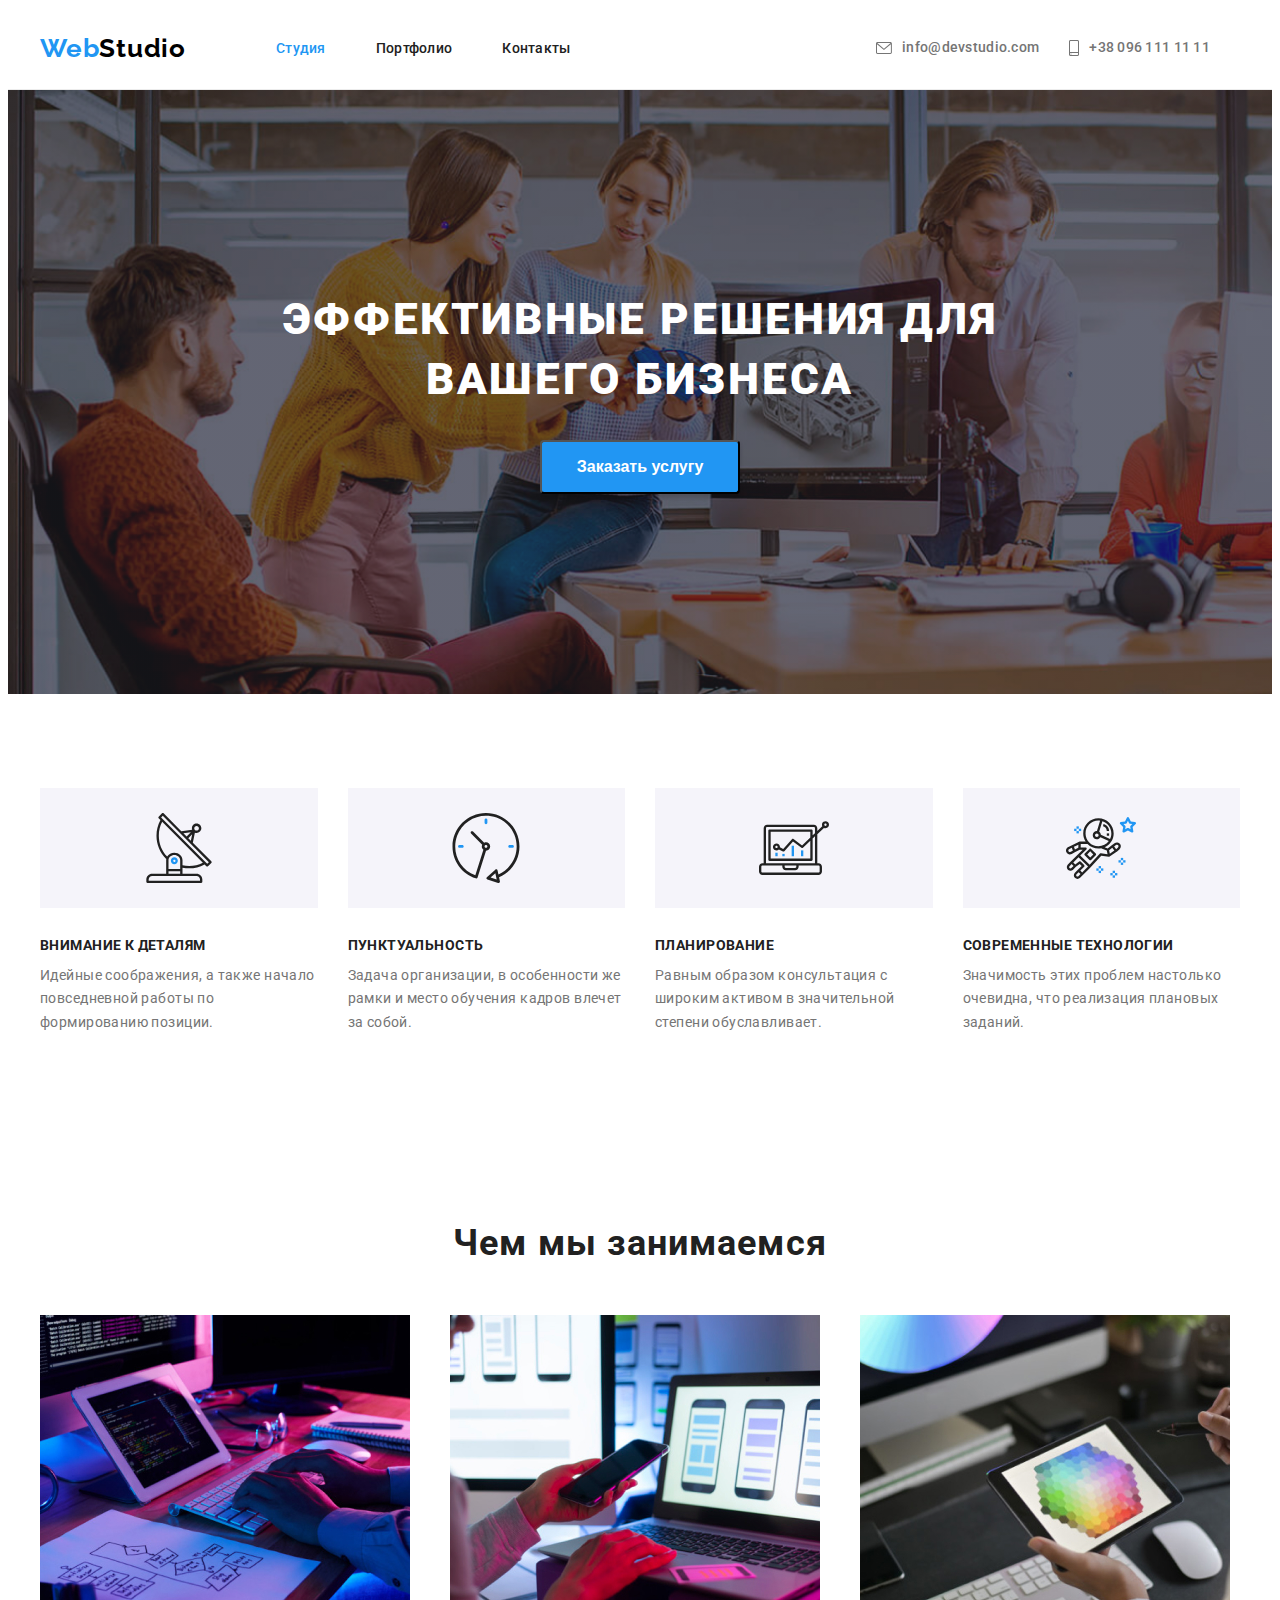
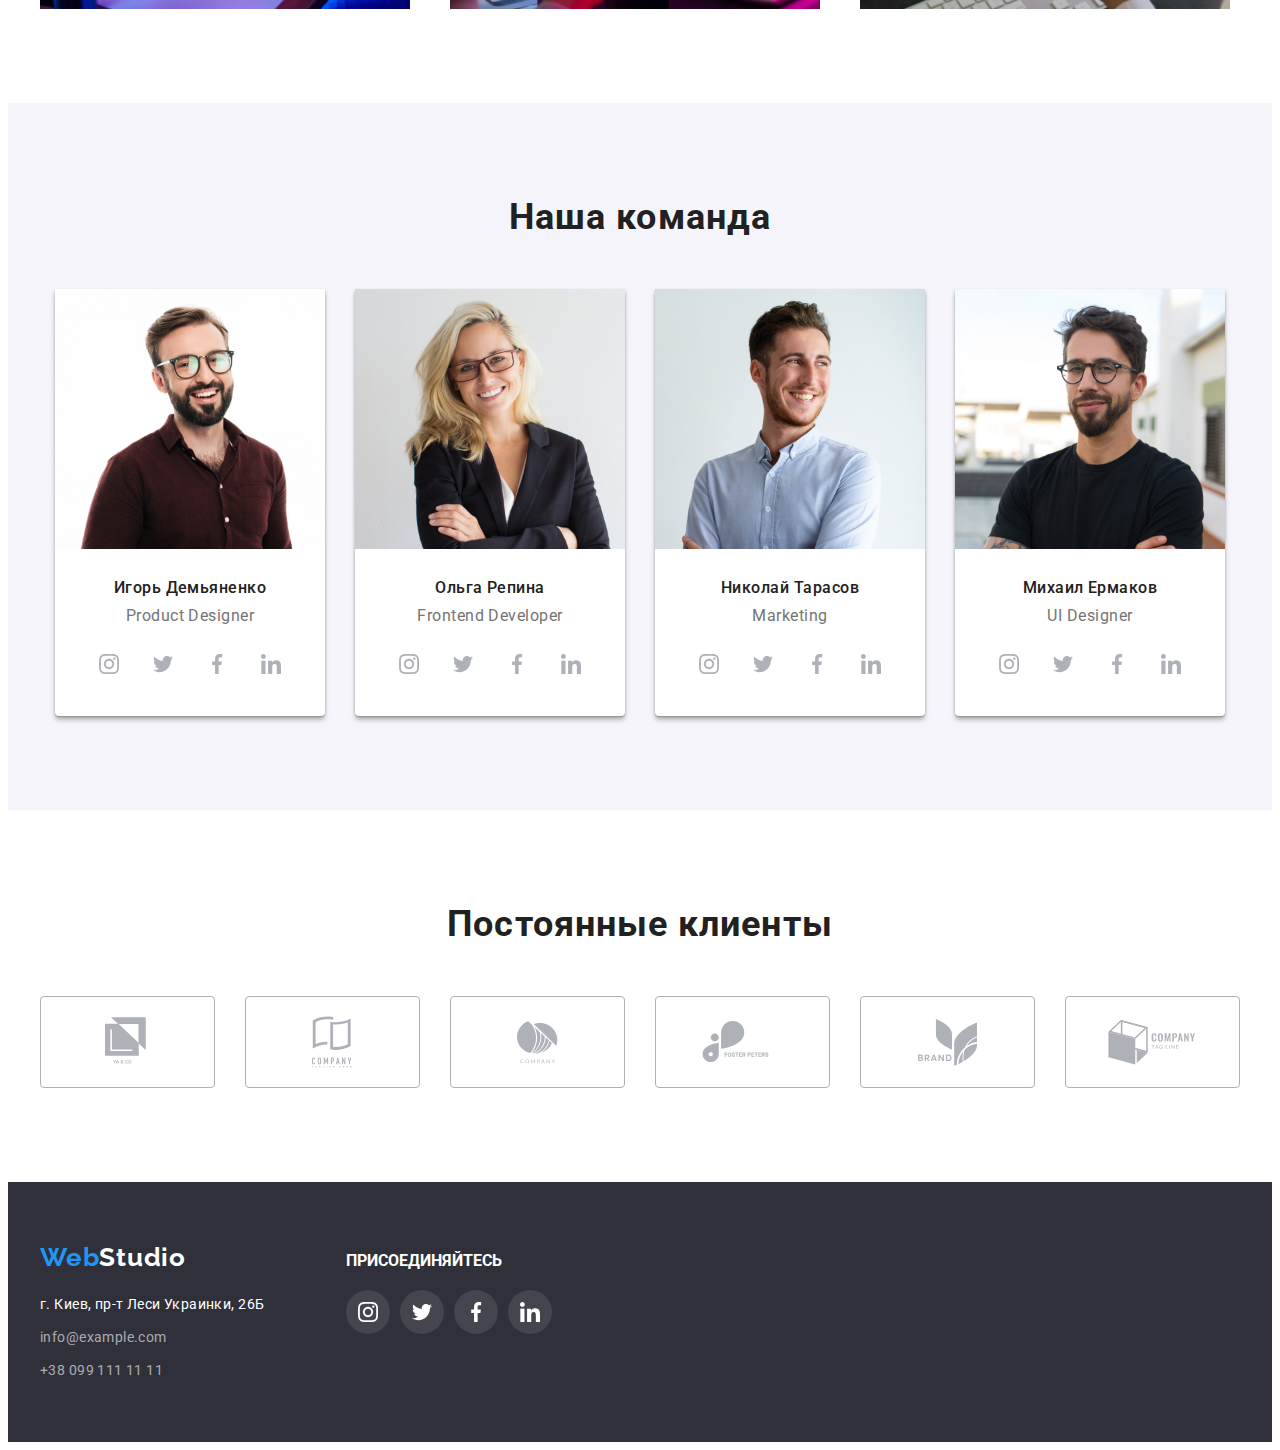
<file: index.html>
<!DOCTYPE html>
<html lang="ru">
  <head>
    <meta charset="UTF-8" />
    <meta http-equiv="X-UA-Compatible" content="IE=edge" />
    <meta name="viewport" content="width=device-width, initial-scale=1.0" />
    <title>Cтудия</title>
    <link rel="preconnect" href="https://fonts.gstatic.com" />
    <link rel="preconnect" href="https://fonts.gstatic.com" />
    <link rel="preconnect" href="https://fonts.gstatic.com" />
    <link
      href="https://fonts.googleapis.com/css2?family=Raleway:wght@700&family=Roboto:wght@400;500;700;900&display=swap"
      rel="stylesheet"
    />

    <link
      rel="stylesheet"
      href="https://cdnjs.cloudflare.com/ajax/libs/modern-normalize/1.0.0/modern-normalize.css"
      integrity="sha512-Zx6MlUMKSVJoQ+83OwhdILe8cSEsCzfqThJd7J/VA2UrK6Ctj85p+xzqfyuNXE5B1k25uUdmJ2OzItbBy9GHAQ=="
      crossorigin="anonymous"
    />
    <link rel="stylesheet" href="./css/styles.css" />
  </head>
  <body>
    <header class="header">
      <!-- NAVIGATION MENU -->
      <div class="container">
        <nav class="nav">
          <a class="logo link" href="./index.html" lang="en"
            >Web<span class="logo-text-header">Studio</span></a
          >
          <ul class="nav-list list">
            <li class="nav-list-item">
              <a class="nav-link link current" href="./index.html">Студия</a>
            </li>

            <li class="nav-list-item">
              <a class="nav-link link" href="./portfolio.html">Портфолио</a>
            </li>

            <li class="nav-list-item">
              <a class="nav-link link" href="">Контакты</a>
            </li>
          </ul>
        </nav>

        <ul class="contacts-header-list list">
          <li class="header-contacts-item">
            <a class="contacts-link link" href="mailto:info@devstudio.com">
              <svg class="contacts-icon" width="16" height="12">
                <use href="./img/icons/sprite.svg#icon-envelope"></use>
              </svg>
              info@devstudio.com</a
            >
          </li>

          <li class="header-contacts-item">
            <a class="contacts-link link" href="tel:+380961111111">
              <svg class="contacts-icon" width="10" height="16">
                <use href="./img/icons/sprite.svg#icon-smartphone"></use>
              </svg>
              +38 096 111 11 11</a
            >
          </li>
        </ul>
      </div>
    </header>

    <main>
      <!-- HERO -->
      <section class="hero">
        <div class="container">
          <h1 class="hero-title">Эффективные решения для вашего бизнеса</h1>
          <button class="modal-button" type="button">
            <span class="modal-button-text">Заказать услугу</span>
          </button>
        </div>
      </section>

      <!-- FEATURES -->
      <section class="features">
        <div class="container">
          <h2 class="visually-hidden">Особенности</h2>

          <ul class="features-list list">
            <li class="features-item">
              <div class="features-icon-wrapper">
                <svg class="features-icon" width="70" height="70">
                  <use href="./img/icons/sprite.svg#icon-antenna"></use>
                </svg>
              </div>
              <h3 class="features-item-title">Внимание к деталям</h3>
              <p class="features-item-description">
                Идейные соображения, а также начало повседневной работы по
                формированию позиции.
              </p>
            </li>

            <li class="features-item">
              <div class="features-icon-wrapper">
                <svg class="features-icon" width="70" height="70">
                  <use href="./img/icons/sprite.svg#icon-clock"></use>
                </svg>
              </div>
              <h3 class="features-item-title">Пунктуальность</h3>
              <p class="features-item-description">
                Задача организации, в особенности же рамки и место обучения
                кадров влечет за собой.
              </p>
            </li>

            <li class="features-item">
              <div class="features-icon-wrapper">
                <svg class="features-icon" width="70" height="70">
                  <use href="./img/icons/sprite.svg#icon-diagram"></use>
                </svg>
              </div>
              <h3 class="features-item-title">Планирование</h3>
              <p class="features-item-description">
                Равным образом консультация с широким активом в значительной
                степени обуславливает.
              </p>
            </li>

            <li class="features-item">
              <div class="features-icon-wrapper">
                <svg class="features-icon" width="70" height="70">
                  <use href="./img/icons/sprite.svg#icon-astronaut"></use>
                </svg>
              </div>
              <h3 class="features-item-title">Современные технологии</h3>
              <p class="features-item-description">
                Значимость этих проблем настолько очевидна, что реализация
                плановых заданий.
              </p>
            </li>
          </ul>
        </div>
      </section>

      <!-- WHAT ARE WE DOING -->
      <section class="we-doing">
        <div class="container">
          <h2 class="we-doing-title">Чем мы занимаемся</h2>
          <ul class="we-doing-list list">
            <li class="we-doing-list-item">
              <img
                class="we-doing-img1"
                src="./img/our-services/programer.jpg"
                alt="Программист работает за столом"
                width="370"
                height="294"
              />
            </li>
            <li class="we-doing-list-item">
              <img
                class="we-doing-img2"
                src="./img/our-services/web-ui-designers.jpg"
                alt="Веб-дизайнер создает рабочий интерфейс"
                width="370"
                height="294"
              />
            </li>
            <li class="we-doing-list-item">
              <img
                class="we-doing-img3"
                src="./img/our-services/creative-artist.jpg"
                alt="Художник выбирает цвет"
                width="370"
                height="294"
              />
            </li>
          </ul>
        </div>
      </section>

      <!-- OUR TEAM -->
      <section class="team">
        <div class="container">
          <h2 class="team-title">Наша команда</h2>
          <ul class="team-list list">
            <li class="team-item1">
              <img
                class="team-img1"
                src="./img/team/igor.jpg"
                alt="Дизайнер продукта"
                width="270"
                height="260"
              />
              <div class="team-item-content-wrapper">
                <h3 class="team-item-title">Игорь Демьяненко</h3>
                <p class="team-item-position" lang="en">Product Designer</p>

                <ul class="social-list list">
                  <li class="social-list-item">
                    <a class="social-list-link link" href="#">
                      <svg class="social-list-icon">
                        <use href="./img/icons/sprite.svg#icon-instagram"></use>
                      </svg>
                    </a>
                  </li>
                  <li class="social-list-item">
                    <a class="social-list-link link" href="#">
                      <svg class="social-list-icon">
                        <use href="./img/icons/sprite.svg#icon-twitter"></use>
                      </svg>
                    </a>
                  </li>
                  <li class="social-list-item">
                    <a class="social-list-link link" href="#">
                      <svg class="social-list-icon">
                        <use href="./img/icons/sprite.svg#icon-facebook"></use>
                      </svg>
                    </a>
                  </li>
                  <li class="social-list-item">
                    <a class="social-list-link link" href="#">
                      <svg class="social-list-icon">
                        <use href="./img/icons/sprite.svg#icon-linkedin"></use>
                      </svg>
                    </a>
                  </li>
                </ul>
              </div>
            </li>
            <li class="team-item2">
              <img
                class="team-img2"
                src="./img/team/olga.jpg"
                alt="Фронтенд разработчик"
                width="270"
                height="260"
              />
              <div class="team-item-content-wrapper">
                <h3 class="team-item-title">Ольга Репина</h3>
                <p class="team-item-position" lang="en">Frontend Developer</p>

                <ul class="social-list list">
                  <li class="social-list-item">
                    <a class="social-list-link link" href="#">
                      <svg class="social-list-icon">
                        <use href="./img/icons/sprite.svg#icon-instagram"></use>
                      </svg>
                    </a>
                  </li>
                  <li class="social-list-item">
                    <a class="social-list-link link" href="#">
                      <svg class="social-list-icon">
                        <use href="./img/icons/sprite.svg#icon-twitter"></use>
                      </svg>
                    </a>
                  </li>
                  <li class="social-list-item">
                    <a class="social-list-link link" href="#">
                      <svg class="social-list-icon">
                        <use href="./img/icons/sprite.svg#icon-facebook"></use>
                      </svg>
                    </a>
                  </li>
                  <li class="social-list-item">
                    <a class="social-list-link link" href="#">
                      <svg class="social-list-icon">
                        <use href="./img/icons/sprite.svg#icon-linkedin"></use>
                      </svg>
                    </a>
                  </li>
                </ul>
              </div>
            </li>
            <li class="team-item3">
              <img
                class="team-img3"
                src="./img/team/nykolai.jpg"
                alt="Маркетолог"
                width="270"
                height="260"
              />
              <div class="team-item-content-wrapper">
                <h3 class="team-item-title">Николай Тарасов</h3>
                <p class="team-item-position" lang="">Marketing</p>

                <ul class="social-list list">
                  <li class="social-list-item">
                    <a class="social-list-link link" href="#">
                      <svg class="social-list-icon">
                        <use href="./img/icons/sprite.svg#icon-instagram"></use>
                      </svg>
                    </a>
                  </li>
                  <li class="social-list-item">
                    <a class="social-list-link link" href="#">
                      <svg class="social-list-icon">
                        <use href="./img/icons/sprite.svg#icon-twitter"></use>
                      </svg>
                    </a>
                  </li>
                  <li class="social-list-item">
                    <a class="social-list-link link" href="#">
                      <svg class="social-list-icon">
                        <use href="./img/icons/sprite.svg#icon-facebook"></use>
                      </svg>
                    </a>
                  </li>
                  <li class="social-list-item">
                    <a class="social-list-link link" href="#">
                      <svg class="social-list-icon">
                        <use href="./img/icons/sprite.svg#icon-linkedin"></use>
                      </svg>
                    </a>
                  </li>
                </ul>
              </div>
            </li>
            <li class="team-item4">
              <img
                class="team-img4"
                src="./img/team/michael.jpg"
                alt="Дизайнер пользовательского интерфейса"
                width="270"
                height="260"
              />
              <div class="team-item-content-wrapper">
                <h3 class="team-item-title">Михаил Ермаков</h3>
                <p class="team-item-position" lang="en">UI Designer</p>

                <ul class="social-list list">
                  <li class="social-list-item">
                    <a class="social-list-link link" href="#">
                      <svg class="social-list-icon">
                        <use href="./img/icons/sprite.svg#icon-instagram"></use>
                      </svg>
                    </a>
                  </li>
                  <li class="social-list-item">
                    <a class="social-list-link link" href="#">
                      <svg class="social-list-icon">
                        <use href="./img/icons/sprite.svg#icon-twitter"></use>
                      </svg>
                    </a>
                  </li>
                  <li class="social-list-item">
                    <a class="social-list-link link" href="#">
                      <svg class="social-list-icon">
                        <use href="./img/icons/sprite.svg#icon-facebook"></use>
                      </svg>
                    </a>
                  </li>
                  <li class="social-list-item">
                    <a class="social-list-link link" href="#">
                      <svg class="social-list-icon">
                        <use href="./img/icons/sprite.svg#icon-linkedin"></use>
                      </svg>
                    </a>
                  </li>
                </ul>
              </div>
            </li>
          </ul>
        </div>
      </section>

      <!-- CLIENTS -->
      <section class="clients">
        <div class="container">
          <h2 class="clients-title">Постоянные клиенты</h2>
          <ul class="clients-list list">
            <li class="clients-list-item">
              <a class="clients-list-link link" href="">
                <svg class="clients-list-icon" width="45" height="50">
                  <use href="./img/icons/sprite.svg#icon-client1"></use>
                </svg>
              </a>
            </li>

            <li class="clients-list-item">
              <a class="clients-list-link link" href="">
                <svg class="clients-list-icon" width="40" height="52">
                  <use href="./img/icons/sprite.svg#icon-client2"></use>
                </svg>
              </a>
            </li>

            <li class="clients-list-item">
              <a class="clients-list-link link" href="">
                <svg class="clients-list-icon" width="41" height="43">
                  <use href="./img/icons/sprite.svg#icon-client3"></use>
                </svg>
              </a>
            </li>

            <li class="clients-list-item">
              <a class="clients-list-link link" href="">
                <svg class="clients-list-icon" width="80" height="42">
                  <use href="./img/icons/sprite.svg#icon-client4"></use>
                </svg>
              </a>
            </li>

            <li class="clients-list-item">
              <a class="clients-list-link link" href="">
                <svg class="clients-list-icon" width="59" height="47">
                  <use href="./img/icons/sprite.svg#icon-client5"></use>
                </svg>
              </a>
            </li>

            <li class="clients-list-item">
              <a class="clients-list-link link" href="">
                <svg class="clients-list-icon" width="88" height="45">
                  <use href="./img/icons/sprite.svg#icon-client6"></use>
                </svg>
              </a>
            </li>
          </ul>
        </div>
      </section>
    </main>

    <footer class="footer">
      <!-- CONTACT info -->
      <div class="container">
        <div class="footer-wrapper">
          <a class="logo link" href="./index.html" lang="en"
            >Web<span class="logo-text-footer">Studio</span></a
          >
          <address class="address">
            <p class="address-info">г. Киев, пр-т Леси Украинки, 26Б</p>
            <ul class="footer-contacts-list list">
              <li class="footer-mail">
                <a
                  class="footer-mail-link link"
                  href="mailto:info@example.com"
                  lang="en"
                  >info@example.com</a
                >
              </li>
              <li class="footer-phone">
                <a class="footer-phone-link link" href="tel:+380991111111"
                  >+38 099 111 11 11</a
                >
              </li>
            </ul>
          </address>
        </div>

        <div class="footer-wrapper">
          <p class="footer-social-title">присоединяйтесь</p>
          <ul class="footer-social-list list">
            <li class="footer-social-list-item">
              <a class="footer-social-list-link link" href="#">
                <svg class="footer-social-list-icon" width="20" height="20">
                  <use href="./img/icons/sprite.svg#icon-instagram"></use>
                </svg>
              </a>
            </li>

            <li class="footer-social-list-item">
              <a class="footer-social-list-link link" href="#">
                <svg class="footer-social-list-icon" width="20" height="20">
                  <use href="./img/icons/sprite.svg#icon-twitter"></use>
                </svg>
              </a>
            </li>

            <li class="footer-social-list-item">
              <a class="footer-social-list-link link" href="#">
                <svg class="footer-social-list-icon" width="20" height="20">
                  <use href="./img/icons/sprite.svg#icon-facebook"></use>
                </svg>
              </a>
            </li>

            <li class="footer-social-list-item">
              <a class="footer-social-list-link link" href="#">
                <svg class="footer-social-list-icon" width="20" height="20">
                  <use href="./img/icons/sprite.svg#icon-linkedin"></use>
                </svg>
              </a>
            </li>
          </ul>
        </div>
      </div>
    </footer>
  </body>
</html>
</file>
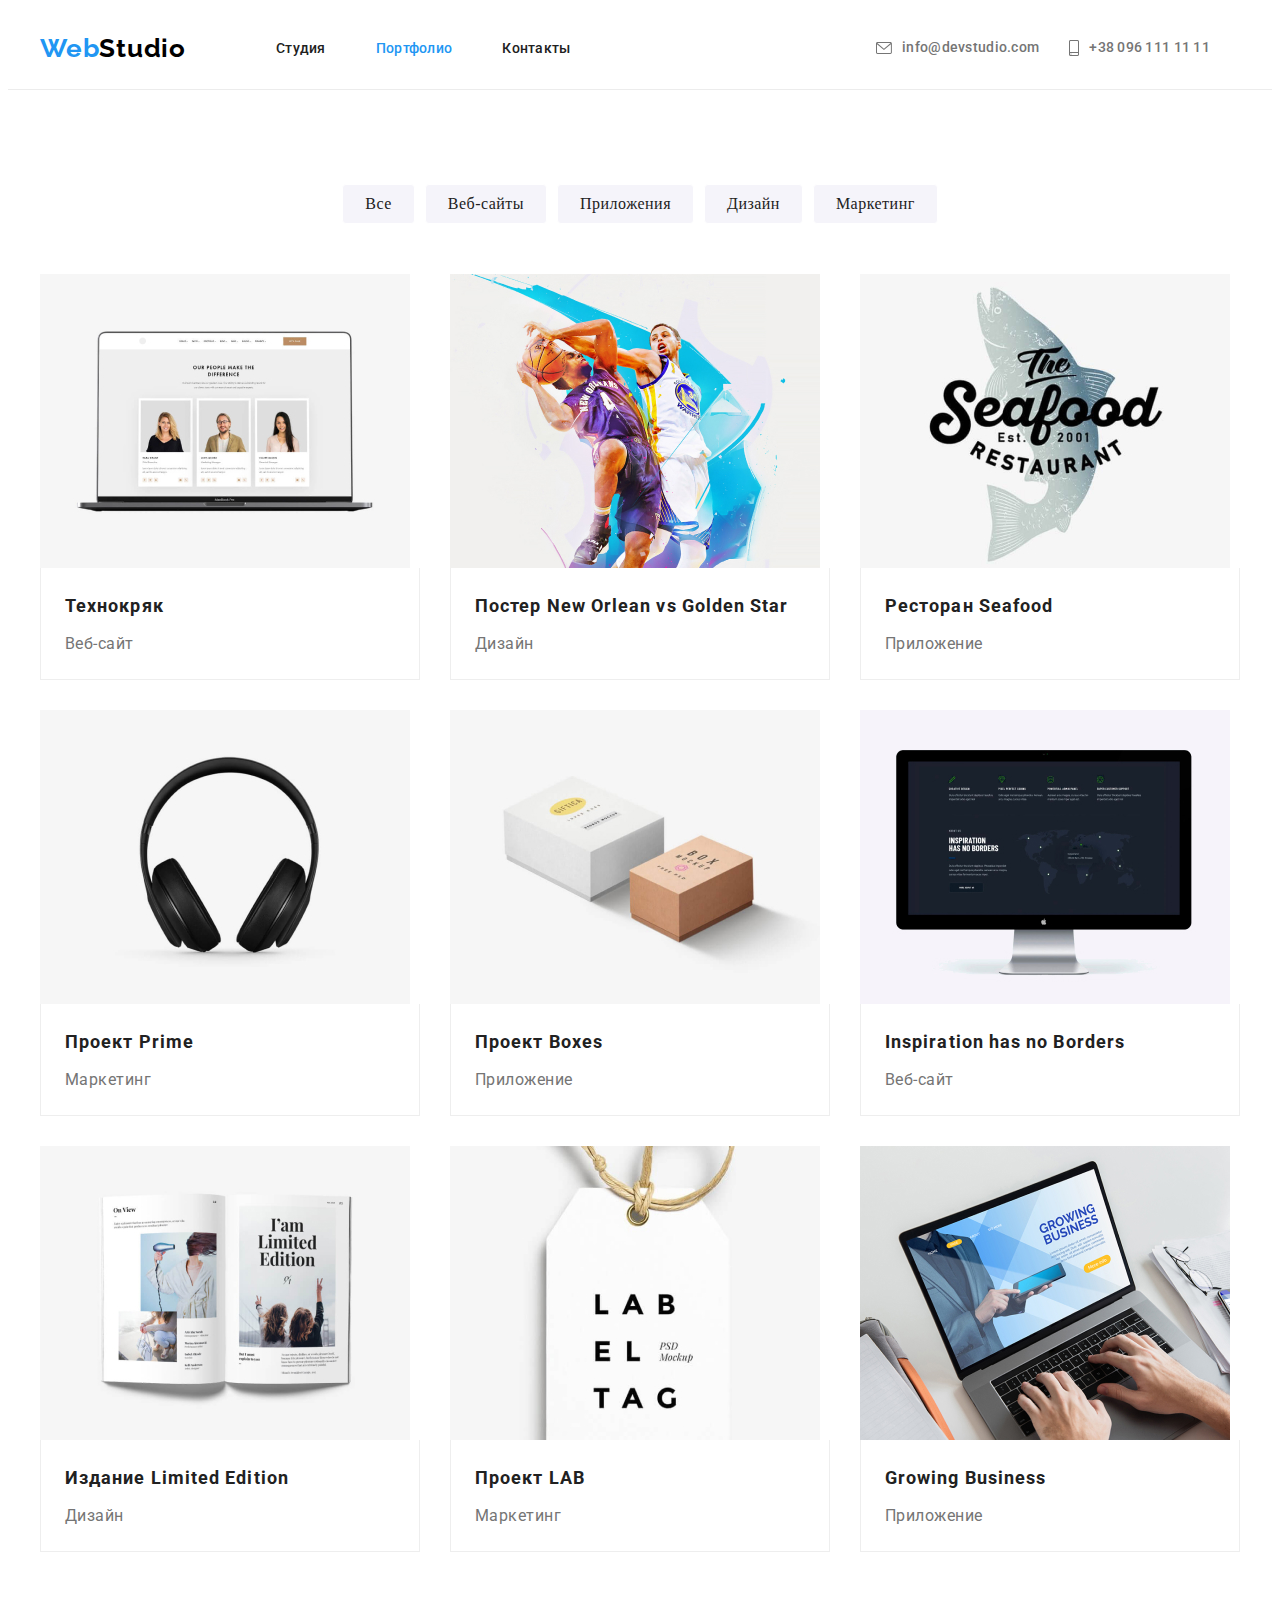
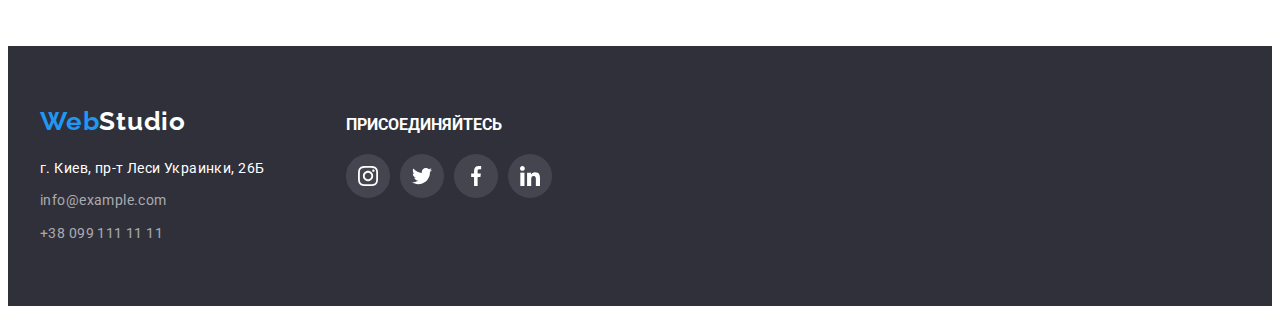
<file: portfolio.html>
<!DOCTYPE html>
<html lang="ru">
  <head>
    <meta charset="UTF-8" />
    <meta http-equiv="X-UA-Compatible" content="IE=edge" />
    <meta name="viewport" content="width=device-width, initial-scale=1.0" />
    <title>Портфолио</title>
    <link rel="preconnect" href="https://fonts.gstatic.com" />
    <link rel="preconnect" href="https://fonts.gstatic.com" />
    <link rel="preconnect" href="https://fonts.gstatic.com" />
    <link
      href="https://fonts.googleapis.com/css2?family=Raleway:wght@700&family=Roboto:wght@400;500;700;900&display=swap"
      rel="stylesheet"
    />

    <link
      rel="stylesheet"
      href="https://cdnjs.cloudflare.com/ajax/libs/modern-normalize/1.0.0/modern-normalize.css"
      integrity="sha512-Zx6MlUMKSVJoQ+83OwhdILe8cSEsCzfqThJd7J/VA2UrK6Ctj85p+xzqfyuNXE5B1k25uUdmJ2OzItbBy9GHAQ=="
      crossorigin="anonymous"
    />
    <link rel="stylesheet" href="./css/styles.css" />
  </head>
  <body>
    <header class="header">
      <!-- NAVIGATION MENU -->
      <div class="container">
        <nav class="nav">
          <a class="logo link" href="./index.html" lang="en"
            >Web<span class="logo-text-header">Studio</span></a
          >
          <ul class="nav-list list">
            <li class="nav-list-item">
              <a class="nav-link link" href="./index.html">Студия</a>
            </li>
            <li class="nav-list-item">
              <a class="nav-link link current" href="./portfolio.html"
                >Портфолио</a
              >
            </li>
            <li class="nav-list-item">
              <a class="nav-link link" href="">Контакты</a>
            </li>
          </ul>
        </nav>

        <ul class="contacts-header-list list">
          <li class="header-contacts-item">
            <a class="contacts-link link" href="mailto:info@devstudio.com">
              <svg class="contacts-icon" width="16" height="12">
                <use href="./img/icons/sprite.svg#icon-envelope"></use>
              </svg>
              info@devstudio.com</a
            >
          </li>

          <li class="header-contacts-item">
            <a class="contacts-link link" href="tel:+380961111111">
              <svg class="contacts-icon" width="10" height="16">
                <use href="./img/icons/sprite.svg#icon-smartphone"></use>
              </svg>
              +38 096 111 11 11</a
            >
          </li>
        </ul>
      </div>
    </header>

    <main>
      <!-- PORTFOLIO -->
      <h1 class="visually-hidden">Портфолио</h1>
      <section class="portfolio">
        <div class="container">
          <h2 class="visually-hidden">Наше Портфолио</h2>
          <!-- PORTFOLIO BUTTONS -->
          <ul class="filter-set">
            <li class="filter-item list">
              <button class="filter-item-button" type="button">Все</button>
            </li>

            <li class="filter-item list">
              <button class="filter-item-button" type="button">
                Веб-сайты
              </button>
            </li>

            <li class="filter-item list">
              <button class="filter-item-button" type="button">
                Приложения
              </button>
            </li>

            <li class="filter-item list">
              <button class="filter-item-button" type="button">Дизайн</button>
            </li>

            <li class="filter-item list">
              <button class="filter-item-button" type="button">
                Маркетинг
              </button>
            </li>
          </ul>

          <!-- PORTFOLIO CARDS -->
          <ul class="card-set">
            <li class="card-set-item list">
              <a class="card-set-link link" href="">
                <article class="card">
                  <div class="card-thumb">
                    <img
                      src="./img/portfolio/card1.jpg"
                      alt="Пример 1"
                      width="370"
                      height="294"
                    />
                  </div>
                </article>
                <div class="card-content">
                  <h3 class="card-heading">Технокряк</h3>
                  <p class="card-text">Веб-сайт</p>
                </div>
              </a>
            </li>

            <li class="card-set-item list">
              <a class="card-set-link link" href="">
                <article class="card">
                  <div class="card-thumb">
                    <img
                      src="./img/portfolio/card2.jpg"
                      alt="Пример 2"
                      width="370"
                      height="294"
                    />
                  </div>
                </article>
                <div class="card-content">
                  <h3 class="card-heading">
                    Постер <span lang="en">New Orlean vs Golden Star</span>
                  </h3>
                  <p class="card-text">Дизайн</p>
                </div>
              </a>
            </li>

            <li class="card-set-item list">
              <a class="card-set-link link" href="">
                <article class="card">
                  <div class="card-thumb">
                    <img
                      src="./img/portfolio/card3.jpg"
                      alt="Пример 3"
                      width="370"
                      height="294"
                    />
                  </div>
                </article>
                <div class="card-content">
                  <h3 class="card-heading">
                    Ресторан <span lang="en">Seafood</span>
                  </h3>
                  <p class="card-text">Приложение</p>
                </div>
              </a>
            </li>

            <li class="card-set-item list">
              <a class="card-set-link link" href="">
                <article class="card">
                  <div class="card-thumb">
                    <img
                      src="./img/portfolio/card4.jpg"
                      alt="Пример 4"
                      width="370"
                      height="294"
                    />
                  </div>
                </article>
                <div class="card-content">
                  <h3 class="card-heading">
                    Проект <span lang="en">Prime</span>
                  </h3>
                  <p class="card-text">Маркетинг</p>
                </div>
              </a>
            </li>

            <li class="card-set-item list">
              <a class="card-set-link link" href="">
                <article class="card">
                  <div class="card-thumb">
                    <img
                      src="./img/portfolio/card5.jpg"
                      alt="Пример 5"
                      width="370"
                      height="294"
                    />
                  </div>
                </article>
                <div class="card-content">
                  <h3 class="card-heading">
                    Проект <span lang="en">Boxes</span>
                  </h3>
                  <p class="card-text">Приложение</p>
                </div>
              </a>
            </li>

            <li class="card-set-item list">
              <a class="card-set-link link" href="">
                <article class="card">
                  <div class="card-thumb">
                    <img
                      src="./img/portfolio/card6.jpg"
                      alt="Пример 6"
                      width="370"
                      height="294"
                    />
                  </div>
                </article>
                <div class="card-content">
                  <h3 class="card-heading">
                    <span lang="en">Inspiration has no Borders</span>
                  </h3>
                  <p class="card-text">Веб-сайт</p>
                </div>
              </a>
            </li>

            <li class="card-set-item list">
              <a class="card-set-link link" href="">
                <article class="card">
                  <div class="card-thumb">
                    <img
                      src="./img/portfolio/card7.jpg"
                      alt="Пример 7"
                      width="370"
                      height="294"
                    />
                  </div>
                </article>
                <div class="card-content">
                  <h3 class="card-heading">
                    Издание <span lang="en">Limited Edition</span>
                  </h3>
                  <p class="card-text">Дизайн</p>
                </div>
              </a>
            </li>

            <li class="card-set-item list">
              <a class="card-set-link link" href="">
                <article class="card">
                  <div class="card-thumb">
                    <img
                      src="./img/portfolio/card8.jpg"
                      alt="Пример 8"
                      width="370"
                      height="294"
                    />
                  </div>
                </article>
                <div class="card-content">
                  <h3 class="card-heading">
                    Проект <span lang="en">LAB</span>
                  </h3>
                  <p class="card-text">Маркетинг</p>
                </div>
              </a>
            </li>

            <li class="card-set-item list">
              <a class="card-set-link link" href="">
                <article class="card">
                  <div class="card-thumb">
                    <img
                      src="./img/portfolio/card9.jpg"
                      alt="Пример 9"
                      width="370"
                      height="294"
                    />
                  </div>
                </article>
                <div class="card-content">
                  <h3 class="card-heading">
                    <span lang="en">Growing Business</span>
                  </h3>
                  <p class="card-text">Приложение</p>
                </div>
              </a>
            </li>
          </ul>
        </div>
      </section>
    </main>

    <footer class="footer">
      <!-- CONTACT info -->
      <div class="container">
        <div class="footer-wrapper">
          <a class="logo link" href="./index.html" lang="en"
            >Web<span class="logo-text-footer">Studio</span></a
          >
          <address class="address">
            <p class="address-info">г. Киев, пр-т Леси Украинки, 26Б</p>
            <ul class="footer-contacts-list list">
              <li class="footer-mail">
                <a
                  class="footer-mail-link link"
                  href="mailto:info@example.com"
                  lang="en"
                  >info@example.com</a
                >
              </li>
              <li class="footer-phone">
                <a class="footer-phone-link link" href="tel:+380991111111"
                  >+38 099 111 11 11</a
                >
              </li>
            </ul>
          </address>
        </div>

        <div class="footer-wrapper">
          <p class="footer-social-title">присоединяйтесь</p>
          <ul class="footer-social-list list">
            <li class="footer-social-list-item">
              <a class="footer-social-list-link link" href="#">
                <svg class="footer-social-list-icon" width="20" height="20">
                  <use href="./img/icons/sprite.svg#icon-instagram"></use>
                </svg>
              </a>
            </li>

            <li class="footer-social-list-item">
              <a class="footer-social-list-link link" href="#">
                <svg class="footer-social-list-icon" width="20" height="20">
                  <use href="./img/icons/sprite.svg#icon-twitter"></use>
                </svg>
              </a>
            </li>

            <li class="footer-social-list-item">
              <a class="footer-social-list-link link" href="#">
                <svg class="footer-social-list-icon" width="20" height="20">
                  <use href="./img/icons/sprite.svg#icon-facebook"></use>
                </svg>
              </a>
            </li>

            <li class="footer-social-list-item">
              <a class="footer-social-list-link link" href="#">
                <svg class="footer-social-list-icon" width="20" height="20">
                  <use href="./img/icons/sprite.svg#icon-linkedin"></use>
                </svg>
              </a>
            </li>
          </ul>
        </div>
      </div>
    </footer>
  </body>
</html>
</file>
<file: css/styles.css>
:root {
  --main-font: "Roboto", sans-serif;
  --second-font: "Raleway", sans-serif;
}

h1,
h2,
h3,
h4,
h5,
h6,
p {
  margin: 0;
}

ul {
  margin: 0;
  padding: 0;
}

img {
  display: block;
  max-width: 100%;
}

.link {
  text-decoration: none;
}

.list {
  list-style: none;
}

.address {
  font-style: normal;
}

/* =============== HEADER ===============  */

.header {
  padding-top: 25px;
  padding-bottom: 25px;
  border-bottom: 1px solid #ececec;
}

.header .container {
  width: 1200px;
  margin: 0 auto;
  padding-left: 15px;
  padding-right: 15px;

  display: flex;
  align-items: center;
}

.nav {
  display: flex;
  align-items: center;
}

.logo {
  font-family: var(--second-font);
  font-weight: bold;
  font-size: 26px;
  line-height: 1.19;
  letter-spacing: 0.03em;
  margin-right: 90px;

  color: #2196f3;
}

.logo-text-header {
  color: black;
}

.nav-list .link.current {
  color: #2196f3;
}

.nav-list {
  display: flex;
  align-items: center;
}

.nav-list-item:not(:last-child) {
  margin-right: 50px;
}

.nav-link {
  font-family: var(--main-font);
  font-weight: 500;
  font-size: 14px;
  line-height: 1.14;
  letter-spacing: 0.02em;

  color: #212121;
}

.nav-link:hover,
.nav-link:focus {
  color: #2196f3;
}

.contacts-header-list {
  display: flex;
  align-items: center;
  margin-left: auto;
}

.header-contacts-item {
  margin-right: 30px;
}

.contacts-icon {
  fill: currentColor;
  margin-right: 10px;
}

.contacts-link {
  display: flex;
  align-items: center;
  font-family: var(--main-font);
  font-weight: 500;
  font-size: 14px;
  line-height: 1.14;
  letter-spacing: 0.02em;
  color: #757575;
}

.contacts-link:hover,
.contacts-link:focus {
  color: #2196F3;
}

/* ============== END HEADER ============== */

/* ============== HERO ================= */

.hero {
  max-width: 1600px;
  margin: 0 auto;
  padding-top: 200px;
  padding-bottom: 200px;
  background-color: rgba(196, 196, 196, 1);
  background-image: linear-gradient(
      rgba(47, 48, 58, 0.4),
      rgba(47, 48, 58, 0.4)
    ),
    url(../img/hero/hero-bg.jpg);
  background-repeat: no-repeat;
  background-size: cover;
}

.hero .container {
  width: 1200px;
  margin: 0 auto;
  padding-left: 15px;
  padding-right: 15px;

  display: flex;
  align-items: center;
  flex-direction: column;
}

.hero-title {
  font-family: var(--main-font);
  font-weight: 900;
  font-size: 44px;
  line-height: 1.36;

  text-align: center;
  letter-spacing: 0.06em;
  text-transform: uppercase;

  padding-left: 240px;
  padding-right: 240px;
  margin-bottom: 30px;

  color: #ffffff;
}

.modal-button {
  min-width: 200px;
  padding: 10px 32px;
  background: #2196f3;
  box-shadow: 0px 4px 4px rgba(0, 0, 0, 0.15);
  border-radius: 4px;
  cursor: pointer;
}

.modal-button:hover,
.modal-button:focus {
  background: #188ce8;
}

.modal-button-text {
  font-family: inherit;
  font-weight: bold;
  font-size: 16px;
  line-height: 1.88;

  color: #ffffff;
}

/* =============== END HERO ================ */

/* =============== FEATURES ================ */

.features {
  padding-top: 94px;
  padding-bottom: 94px;
}

.features .container {
  width: 1200px;
  margin: 0 auto;
  padding-left: 15px;
  padding-right: 15px;
}

.features-list {
  display: flex;
  justify-content: center;
  margin-left: -30px;
  margin-top: -30px;
}

.features-item {
  /* display: block;
  width: 270px;
  height: 101px; */
  flex-basis: calc(100% / 4 - 30px);
  margin-left: 30px;
  margin-top: 30px;
}

.features-icon-wrapper {
  display: flex;
  align-items: center;
  justify-content: center;
  height: 120px;
  background-color: #f5f4fa;
  margin-bottom: 30px;
}

.features-item-title {
  font-family: var(--main-font);
  font-weight: bold;
  font-size: 14px;
  line-height: 1.14;
  letter-spacing: 0.03em;
  text-transform: uppercase;
  margin-bottom: 10px;

  color: #212121;
}

.features-item-description {
  font-family: var(--main-font);
  font-weight: normal;
  font-size: 14px;
  line-height: 1.7;

  letter-spacing: 0.03em;

  color: #757575;
}

/* ============= END FEATURES ============== */

/* ========== WHAT WE ARE DOING ============ */

.we-doing {
  padding-top: 94px;
  padding-bottom: 94px;
}

.we-doing .container {
  width: 1200px;
  /* height: 386px; */
  margin: 0 auto;
  padding-left: 15px;
  padding-right: 15px;
}

.we-doing-title {
  font-family: var(--main-font);
  font-weight: bold;
  font-size: 36px;
  line-height: 1.16;
  text-align: center;
  letter-spacing: 0.03em;

  margin-bottom: 50px;

  color: #212121;
}

.we-doing-list {
  display: flex;
  align-items: center;
  /* justify-content: space-between; */
  margin-left: -30px;
  margin-top: -30px;
}

.we-doing-list-item {
  flex-basis: calc(100% / 3 - 30px);
  margin-left: 30px;
  margin-top: 30px;
}

.we-doing-img1 {
  width: 370px;
  height: 294px;
  left: 215px;
  top: 1061px;
}

.we-doing-img2 {
  width: 370px;
  height: 294px;
  left: 615px;
  top: 1061px;
}

.we-doing-img3 {
  width: 370px;
  height: 294px;
  left: 1015px;
  top: 1061px;
}

/* ========= END WHAT WE ARE DOING ========= */

/* =============== TEAM ================= */

.team {
  background-color: #f5f4fa;
  padding-top: 94px;
  padding-bottom: 94px;
}

.team .container {
  width: 1200px;
  /* height: 648px; */
  margin: 0 auto;
  padding-left: 15px;
  padding-right: 15px;

  display: flex;
  align-items: center;
  flex-direction: column;
}

.team-title {
  font-family: var(--main-font);
  font-weight: bold;
  font-size: 36px;
  line-height: 1.16;
  text-align: center;
  letter-spacing: 0.03em;
  margin-bottom: 50px;

  color: #212121;
}

.team-list {
  display: flex;
  margin-left: -30px;
  margin-top: -30px;
}

.team-item1 {
  width: 270px;
  left: 215px;
  top: 1635px;

  background: #ffffff;

  box-shadow: 0px 1px 3px rgba(0, 0, 0, 0.12), 0px 1px 1px rgba(0, 0, 0, 0.14),
    0px 4px 4px rgba(0, 0, 0, 0.25);
  border-radius: 0px 0px 4px 4px;

  flex-basis: calc(100% / 4 - 30px);
  margin-left: 30px;
  margin-top: 30px;
}

.team-item2 {
  width: 270px;
  left: 815px;
  top: 1635px;

  background: #ffffff;

  box-shadow: 0px 1px 3px rgba(0, 0, 0, 0.12), 0px 1px 1px rgba(0, 0, 0, 0.14),
    0px 4px 4px rgba(0, 0, 0, 0.25);
  border-radius: 0px 0px 4px 4px;

  flex-basis: calc(100% / 4 - 30px);
  margin-left: 30px;
  margin-top: 30px;
}

.team-item3 {
  width: 270px;
  left: 815px;
  top: 1635px;

  background: #ffffff;

  box-shadow: 0px 1px 3px rgba(0, 0, 0, 0.12), 0px 1px 1px rgba(0, 0, 0, 0.14),
    0px 4px 4px rgba(0, 0, 0, 0.25);
  border-radius: 0px 0px 4px 4px;

  flex-basis: calc(100% / 4 - 30px);
  margin-left: 30px;
  margin-top: 30px;
}

.team-item4 {
  width: 270px;
  left: 815px;
  top: 1635px;

  background: #ffffff;

  box-shadow: 0px 1px 3px rgba(0, 0, 0, 0.12), 0px 1px 1px rgba(0, 0, 0, 0.14),
    0px 4px 4px rgba(0, 0, 0, 0.25);
  border-radius: 0px 0px 4px 4px;

  flex-basis: calc(100% / 4 - 30px);
  margin-left: 30px;
  margin-top: 30px;
}

.team-img1 {
  width: 270px;
  height: 260px;
  left: 215px;
  top: 1635px;

  border-radius: 0px;
}

.team-img2 {
  width: 270px;
  height: 260px;
  left: 515px;
  top: 1635px;

  border-radius: 0px;
}

.team-img3 {
  width: 270px;
  height: 260px;
  left: 815px;
  top: 1635px;

  border-radius: 0px;
}

.team-img4 {
  width: 270px;
  height: 260px;
  left: 1115px;
  top: 1635px;

  border-radius: 0px;
}

.team-item-title {
  font-family: var(--main-font);
  font-weight: 500;
  font-size: 16px;
  line-height: 1.18;

  text-align: center;
  letter-spacing: 0.03em;

  margin-bottom: 10px;

  color: #212121;
}

.team-item-position {
  font-family: var(--main-font);
  font-weight: normal;
  font-size: 16px;
  line-height: 1.18;

  text-align: center;
  letter-spacing: 0.03em;

  margin-bottom: 16px;

  color: #757575;
}

.team-item-content-wrapper {
  padding: 30px 32px;
}

.social-list {
  display: flex;
  align-items: center;
  justify-content: space-between;
}

.social-list-link {
  display: flex;
  justify-content: center;
  align-items: center;
  width: 44px;
  height: 44px;
  border-radius: 50%;
  background-color: #ffffff;
}

.social-list-link:hover,
.social-list-link:focus {
  background-color: #2196f3;
}

.social-list-link:hover .social-list-icon,
.social-list-link:focus .social-list-icon {
  fill: #ffffff;
}

.social-list-icon {
  width: 20px;
  height: 20px;
  color: rgba(175, 177, 184, 1);
  fill: currentColor;
}

/* =============== END TEAM =============== */

/* ============== CLIENTS ================= */

.clients {
  padding-top: 94px;
  padding-bottom: 94px;
}

.clients .container {
  width: 1200px;
  margin: 0 auto;
  padding-left: 15px;
  padding-right: 15px;
}

.clients-title {
  font-family: var(--main-font);
  font-weight: bold;
  font-size: 36px;
  line-height: 1.16;
  text-align: center;
  letter-spacing: 0.03em;

  margin-bottom: 50px;

  color: #212121;
}

.clients-list {
  display: flex;
  align-items: center;
  flex-wrap: wrap;
  margin-top: -30px;
  margin-left: -30px;
}

.clients-list > .clients-list-item {
  flex-basis: calc(100% / 6 - 30px);
  margin-left: 30px;
  margin-top: 30px;
}

.clients-list-item {
  display: flex;
  align-items: center;
  justify-content: center;
}

.clients-list-link {
  display: inline-flex;
  justify-content: center;
  align-items: center;
  width: 100%;
  height: 90px;
  border: 1px solid rgba(175, 177, 184, 1);
  border-radius: 4px 4px 4px 4px;
  background-color: #ffffff;
}

.clients-list-link:hover,
.clients-list-link:focus {
  border-color: #2196f3;
}

.clients-list-icon {
  color: rgba(175, 177, 184, 1);
  fill: currentColor;
}

.clients-list-icon:hover,
.clients-list-icon:focus {
  color: #2196f3;
  fill: currentColor;
}

.clients-list-link:hover .clients-list-icon,
.clients-list-link:focus .clients-list-icon {
  fill: #2196f3;
}

/* ============= END CLIENTS =============== */

/* ============== PORTFOLIO =============== */

.portfolio {
  padding-top: 94px;
  padding-bottom: 94px;
}

/* =========== PORFOLIO BUTTONS =========== */

.filter-set {
  display: flex;
  justify-content: center;
  align-items: center;

  margin-bottom: 50px;
}

.filter-item:not(:last-child) {
  margin-right: 10px;
}

.filter-item-button {
  background: #f5f4fa;
  border-radius: 4px;
  cursor: pointer;

  font-family: inherit;
  font-weight: 500;
  font-size: 16px;
  line-height: 1.62;

  text-align: center;
  letter-spacing: 0.03em;

  color: #212121;

  border: 1px solid #fff;

  padding: 6px 22px;
}

.filter-item-button:hover,
.filter-item-button:focus {
  background-color: #2196f3;
  color: #ffffff;

  box-shadow: 0px 3px 1px rgba(0, 0, 0, 0.1), 0px 1px 2px rgba(0, 0, 0, 0.08),
    0px 2px 2px rgba(0, 0, 0, 0.12);
  border-radius: 4px;
  border: 1px solid transparent;
}

/* ============ PORTFOLIO CARDS ============ */
.visually-hidden {
  position: absolute;
  width: 1px;
  height: 1px;
  margin: -1px;
  border: 0;
  padding: 0;

  white-space: nowrap;
  clip-path: inset(100%);
  clip: rect(0 0 0 0);
  overflow: hidden;
}

.portfolio .container {
  width: 1200px;
  margin: 0 auto;
  padding-left: 15px;
  padding-right: 15px;
}

.card-set {
  display: flex;
  flex-wrap: wrap;

  margin-left: -30px;
  margin-top: -30px;
}

.card-set > .card-set-item {
  flex-basis: calc(100% / 3 - 30px);

  margin-left: 30px;
  margin-top: 30px;
}

.card-set-link {
  display: block;
}

.card-set-link:hover {
  box-shadow: 0px 1px 1px rgba(0, 0, 0, 0.12), 0px 4px 4px rgba(0, 0, 0, 0.06),
    1px 4px 6px rgba(0, 0, 0, 0.16);
}

.card-heading {
  font-family: var(--main-font);
  font-weight: bold;
  font-size: 18px;
  line-height: 2;

  letter-spacing: 0.06em;

  color: #212121;
}

.card-text {
  font-family: var(--main-font);
  font-weight: normal;
  font-size: 16px;
  line-height: 1.87;

  letter-spacing: 0.03em;

  color: #757575;
}

.card-content {
  background: #ffffff;
  border: 1px solid #eeeeee;
  box-sizing: border-box;
  border-top: none;
  padding: 20px 24px;
}

.card-text {
  margin-top: 5px;
}

/* =========== END PORTFOLIO ============ */

/* ============== FOOTER ================ */

.footer {
  background: #2f303a;
  padding-top: 60px;
  padding-bottom: 60px;
}

.footer .container {
  width: 1200px;
  margin: 0 auto;
  padding-left: 15px;
  padding-right: 15px;

  display: flex;
  align-items: baseline;
}

.logo-text-footer {
  color: #ffffff;
}

.address {
  margin-top: 20px;
}

.address-info {
  font-family: var(--main-font);
  font-weight: normal;
  font-size: 14px;
  line-height: 1.7;

  letter-spacing: 0.03em;

  margin-bottom: 9px;

  color: #ffffff;
}

.footer-mail-link {
  font-family: var(--main-font);
  font-weight: normal;
  font-size: 14px;
  line-height: 1.7;

  letter-spacing: 0.03em;

  color: rgba(255, 255, 255, 0.6);
}

.footer-mail-link:hover,
.footer-mail-link:focus {
  color: #2196f3;
}

.footer-phone-link {
  font-family: var(--main-font);
  font-weight: normal;
  font-size: 14px;
  line-height: 1.7;

  letter-spacing: 0.03em;

  color: rgba(255, 255, 255, 0.6);
}

.footer-phone-link:hover,
.footer-phone-link:focus {
  color: #2196f3;
}

.footer-mail {
  margin-bottom: 9px;
}

.footer-wrapper {
  display: block;
}

.footer-wrapper:not(:last-child) {
  margin-right: 70px;
}

.footer-social-list-item:not(:last-child) {
  margin-right: 10px;
}

.footer-social-title {
  font-family: var(--main-font);
  font-weight: bold;
  color: #ffffff;
  text-transform: uppercase;
  margin-bottom: 20px;
}

.footer-social-list {
  display: flex;
  align-items: center;
}

.footer-social-list-link {
  display: flex;
  justify-content: center;
  align-items: center;
  width: 44px;
  height: 44px;
  border-radius: 50%;
  background-color: rgba(255, 255, 255, 0.1);
}

.footer-social-list-link:hover,
.footer-social-list-link:focus {
  background-color: #2196f3;
}

.footer-social-list-link:hover .footer-social-list-icon,
.footer-social-list-link:focus .footer-social-list-icon {
  fill: #ffffff;
}

.footer-social-list-icon {
  color: #ffffff;
  fill: currentColor;
}

/* ============= END FOOTER =============== */
</file>
